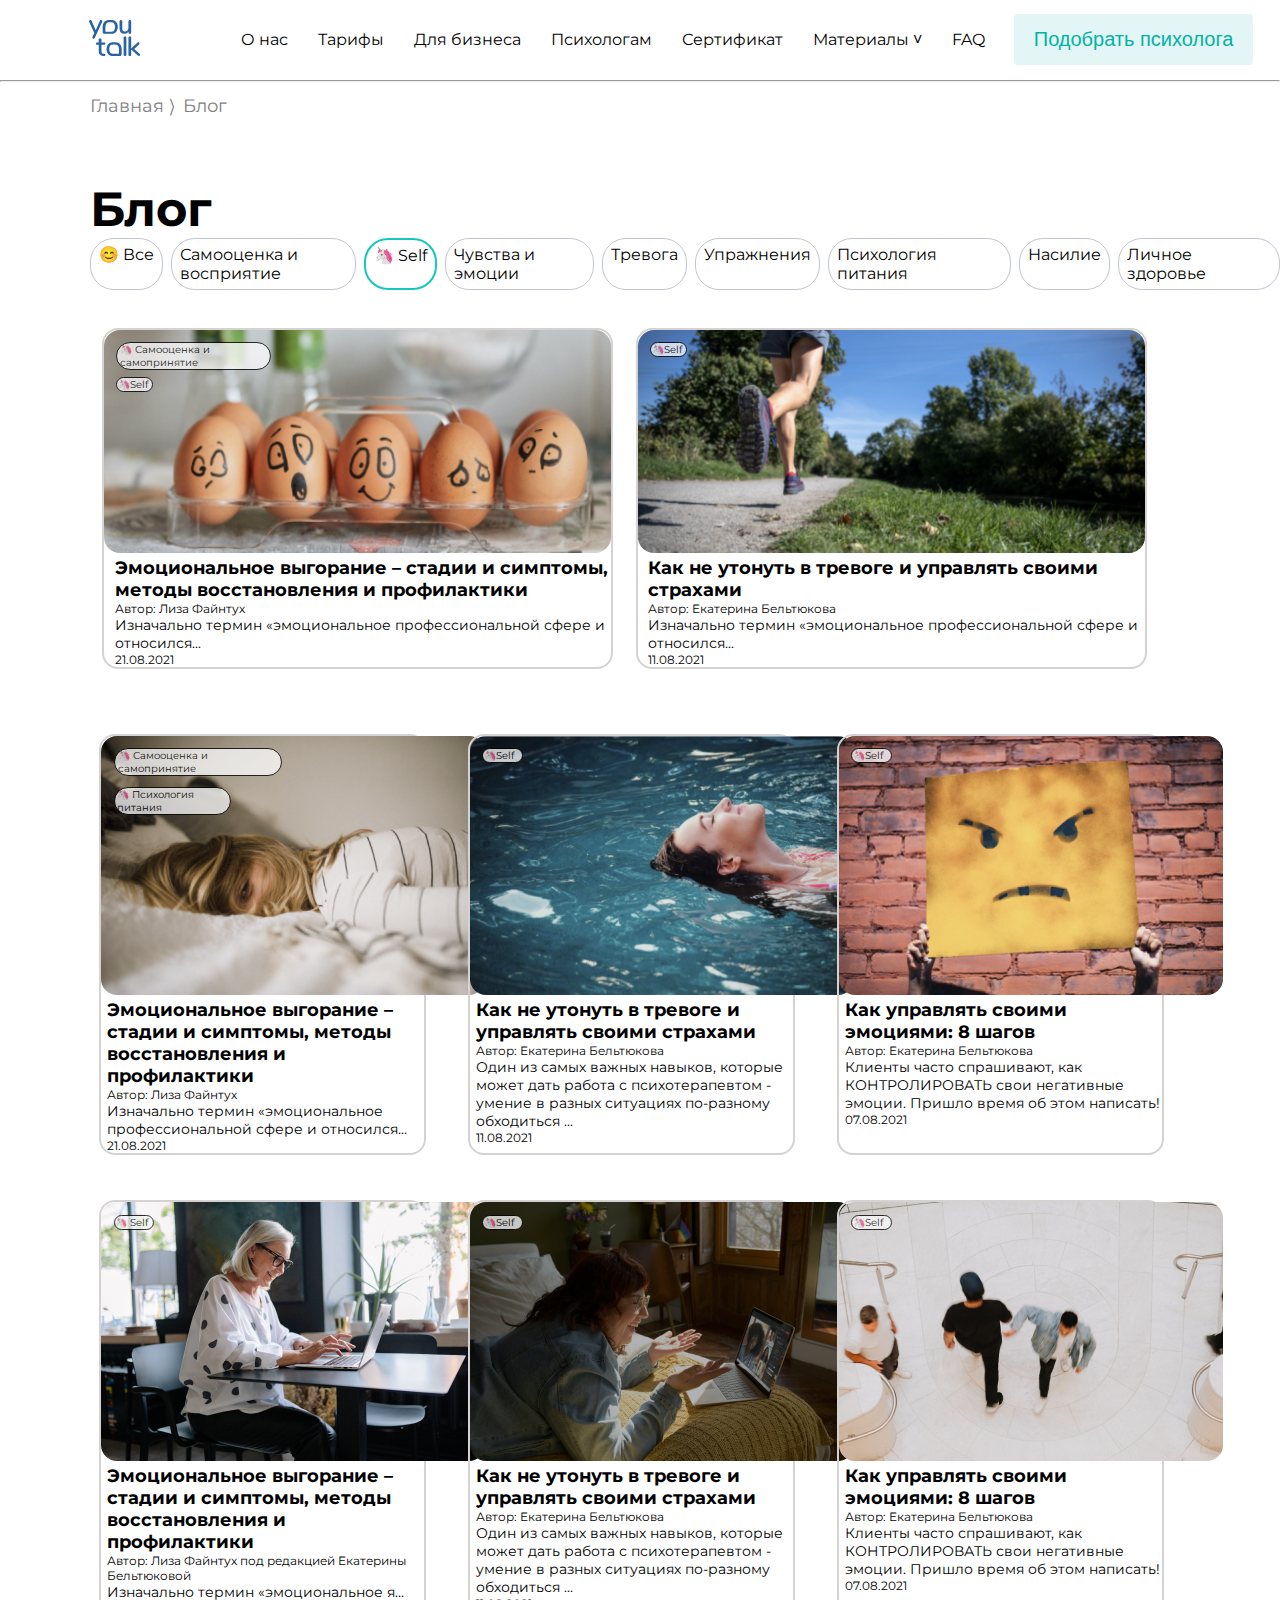
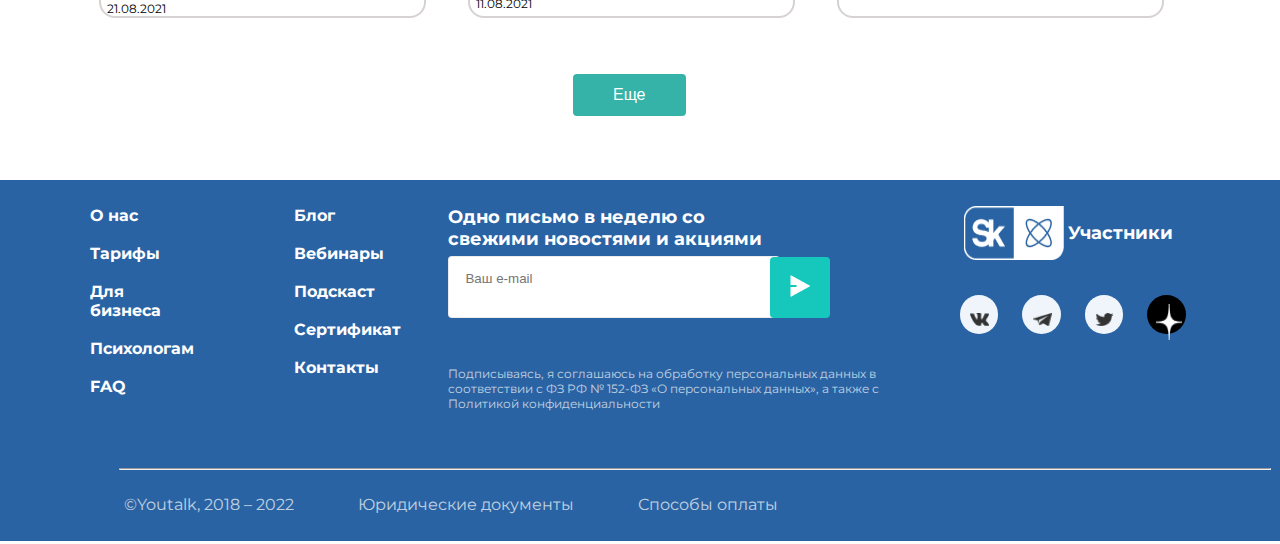
<file: index.html>
<!DOCTYPE html>
<html lang="ru">
<head>
    <meta charset="UTF-8">
    <meta name="viewport" content="width=device-width, initial-scale=1.0">
    <link rel="stylesheet" href="index.css">
    <title>Youtalk</title>
</head>
<body>

    <div class="nav">
        <img src="images/logo.svg" alt="Логотип">
        
        <div class="nav_menu">
            <a href="#">О нас</a>
            <a href="#">Тарифы</a>
            <a href="#">Для бизнеса</a>
            <a href="#">Психологам</a>
            <a href="#">Сертификат</a>
            <a href="#">Материалы &#709;</a>
            <a href="#">FAQ</a>
        </div>       

        <button>Подобрать психолога</button>    
    </div>
    <hr>

    <div class="help_menu">
        <a href="#">Главная &rang;</a>
        <a href="#">Блог</a>
    </div>

    <h1>Блог</h1>

    <div class="category">

        <a href="#">&#128522; Все</a>
        <a href="#">Самооценка и восприятие</a>
        <a href="#" id="check">&#129412; Self</a>
        <a href="#">Чувства и эмоции</a>
        <a href="#">Тревога</a>
        <a href="#">Упражнения</a>
        <a href="#">Психология питания</a>
        <a href="#">Насилие</a>
        <a href="#">Личное здоровье</a>
        
    </div>
    <section class="main">
        <div class="main__first">
            <div class="main__first_eggs change">

                <div class="self-esteem">
                    <p>&#129412; Самооценка и самопринятие</p>
                </div>

                <div class="self">
                    <p>&#129412;Self</p>
                </div>
                
                <img src="images/Rectangle.png" alt="яйца">
                <h2 style="font-size: 18px;">Эмоциональное выгорание – стадии и симптомы, методы восстановления и профилактики</h2>
                <p style="font-size: 12px;">Автор: Лиза Файнтух</p>
                <p style="font-size: 14px;">Изначально термин «эмоциональное профессиональной сфере и относился...</p>
                <p style="font-size: 12px;">21.08.2021</p>

            </div>

            <div class="main__first_run change">

                <div class="self-run">
                    <p>&#129412;Self</p>
                </div>

                <img src="images/run.png" alt="Бегущая девушка">
                <h2 style="font-size: 18px;">Как не утонуть в тревоге и управлять своими страхами</h2>
                <p style="font-size: 12px;">Автор: Екатерина Бельтюкова</p>
                <p style="font-size: 14px;">Изначально термин «эмоциональное профессиональной сфере и относился...</p>
                <p style="font-size: 12px;">11.08.2021</p>

            </div>
        </div>

        <div class="main__second">
            
            <div class="main__second our">
                <div class="self-our">
                    <p>&#129412; Самооценка и самопринятие</p>
                </div>

                <div class="self-our_two">
                    <p>&#129412; Психология питания</p>
                </div>
                <img src="images/sleep.png" alt="Заебавшаяся девушка на подушке">
                <h2 style="font-size: 18px;">Эмоциональное выгорание – стадии и симптомы, методы восстановления и профилактики</h2>
                <p style="font-size: 12px;">Автор: Лиза Файнтух</p>
                <p style="font-size: 14px;">Изначально термин «эмоциональное профессиональной сфере и относился...</p>
                <p style="font-size: 12px;">21.08.2021</p>
            </div>

            <div class="main__second our">
                <div class="self-run">
                    <p>&#129412;Self</p>
                </div>

                <img src="images/swim.png" alt="Девушка в воде">
                <h2 style="font-size: 18px;">Как не утонуть в тревоге и управлять своими страхами</h2>
                <p style="font-size: 12px;">Автор: Екатерина Бельтюкова</p>
                <p style="font-size: 14px;">Один из самых важных навыков, которые может дать работа с психотерапевтом - умение в разных ситуациях по-разному обходиться ...</p>
                <p style="font-size: 12px;">11.08.2021</p>
            </div>

            <div class="main__second our">
                <div class="self-run">
                    <p>&#129412;Self</p>
                </div>

                <img src="images/angry.png" alt="Плакат со злым ебалом">
                <h2 style="font-size: 18px;">Как управлять своими эмоциями: 8 шагов</h2>
                <p style="font-size: 12px;">Автор: Екатерина Бельтюкова</p>
                <p style="font-size: 14px;">Клиенты часто спрашивают, как КОНТРОЛИРОВАТЬ свои негативные эмоции. Пришло время об этом написать!</p>
                <p style="font-size: 12px;">07.08.2021</p>
            </div>    
        </div>

        <div class="main__third">
            
            <div class="main__third our-two">
                <div class="self-run">
                    <p>&#129412; Self</p>
                </div>
                <img src="images/babka write.png" alt="Бабушка печатает на компе">
                <h2 style="font-size: 18px;">Эмоциональное выгорание – стадии и симптомы, методы восстановления и профилактики</h2>
                <p style="font-size: 12px;">Автор: Лиза Файнтух под редакцией Екатерины Бельтюковой</p>
                <p style="font-size: 14px;">Изначально термин «эмоциональное я...</p>
                <p style="font-size: 12px;">21.08.2021</p>
            </div>

            <div class="main__third our-two">
                <div class="self-run">
                    <p>&#129412;Self</p>
                </div>

                <img src="images/talk.png" alt="Общение по скайпу">
                <h2 style="font-size: 18px;">Как не утонуть в тревоге и управлять своими страхами</h2>
                <p style="font-size: 12px;">Автор: Екатерина Бельтюкова</p>
                <p style="font-size: 14px;">Один из самых важных навыков, которые может дать работа с психотерапевтом - умение в разных ситуациях по-разному обходиться ...</p>
                <p style="font-size: 12px;">11.08.2021</p>
            </div>

            <div class="main__third our-two">
                <div class="self-run">
                    <p>&#129412;Self</p>
                </div>

                <img src="images/fight.png" alt="Мужчины в тц">
                <h2 style="font-size: 18px;">Как управлять своими эмоциями: 8 шагов</h2>
                <p style="font-size: 12px;">Автор: Екатерина Бельтюкова</p>
                <p style="font-size: 14px;">Клиенты часто спрашивают, как КОНТРОЛИРОВАТЬ свои негативные эмоции. Пришло время об этом написать!</p>
                <p style="font-size: 12px;">07.08.2021</p>
            </div>    
        </div>

        <button>Еще</button>
    </section>

    <section class="footer">
            <div class="inf">
                <a href="#">О нас</a>
                <br>
                <a href="#">Тарифы</a>
                <br>
                <a href="#">Для бизнеса</a>
                <br>
                <a href="#">Психологам</a>
                <br>
                <a href="#">FAQ</a>
            </div>
            <div class="dop-inf">
                <a href="#">Блог</a>
                <br>
                <a href="#">Вебинары</a>
                <br>
                <a href="#">Подскаст</a>
                <br>
                <a href="#">Сертификат</a>
                <br>
                <a href="#">Контакты</a>
            </div>
            <div class="feedback">
                <div class="feedback__form">
                    <p>Одно письмо в неделю со свежими новостями и акциями</p>
                    <form class="forms">
                        <input type="text" placeholder="Ваш e-mail">
                        <button><img src="images/Vector.png" alt="Отправить"></button>
                    </form>
                </div>
                <div class="feedback__text">
                    <p>Подписываясь, я соглашаюсь на обработку персональных данных в соответствии с ФЗ РФ № 152-ФЗ «О персональных данных», а также с Политикой конфиденциальности</p>
                </div>
            </div>
            <div class="group">
                <img src="images/Group.png" alt="group">
                <p>Участники</p>
            </div>
            <div class="contacts">
                <a href="#"><img src="images/vk.png" alt="вконтакте"></a> 
                <a href="#"><img src="images/tg.png" alt="телеграмм"></a> 
                <a href="#"><img src="images/twitter.png" alt="твиттер"></a> 
                <a href="#" id="dzen"><img id="dzen_2" src="images/dzen.png" alt="дзен"></a>
            </div>
            
           <div class="down_hr">
                <hr>
           </div>

            <div class="down">
                <a href="#">&copy;Youtalk, 2018 – 2022</a>
                <a href="#">Юридические документы</a>
                <a href="#">Способы оплаты</a>
            </div>
    </section>

</body>
</html>
</file>
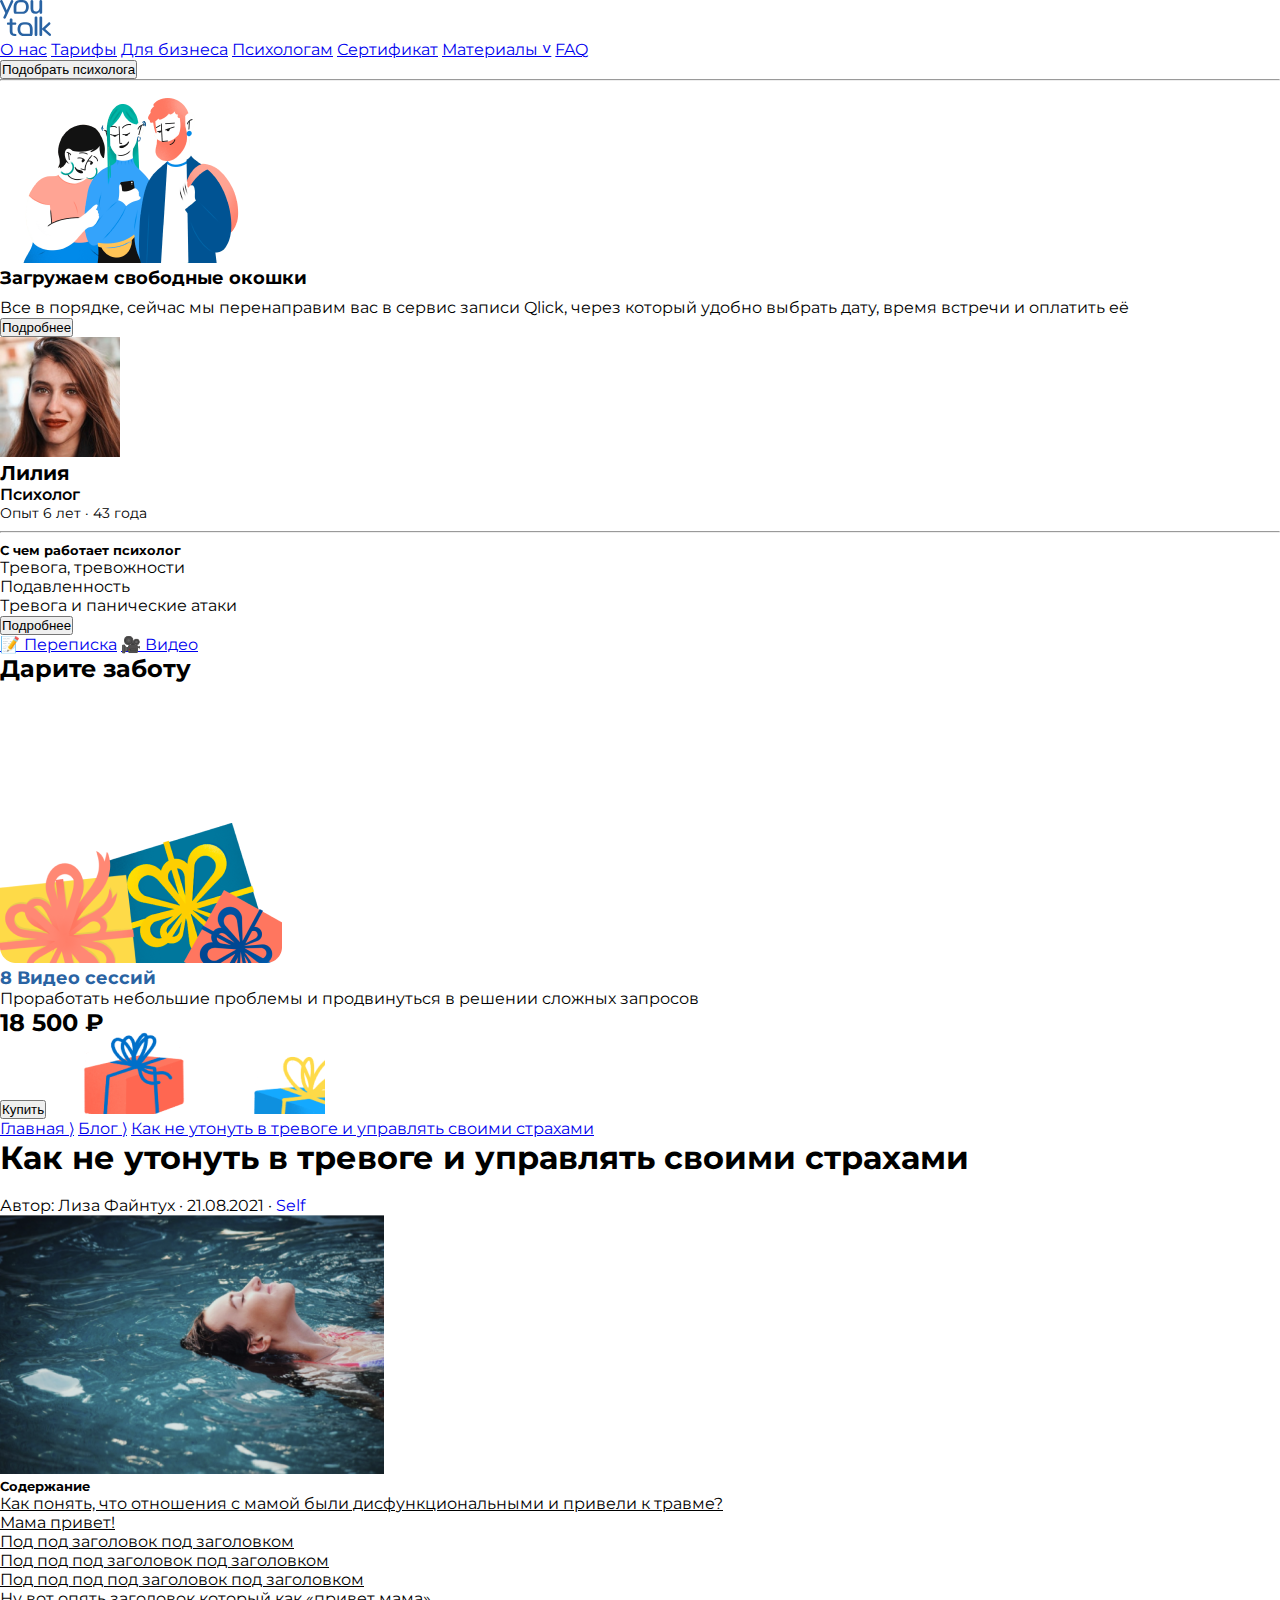
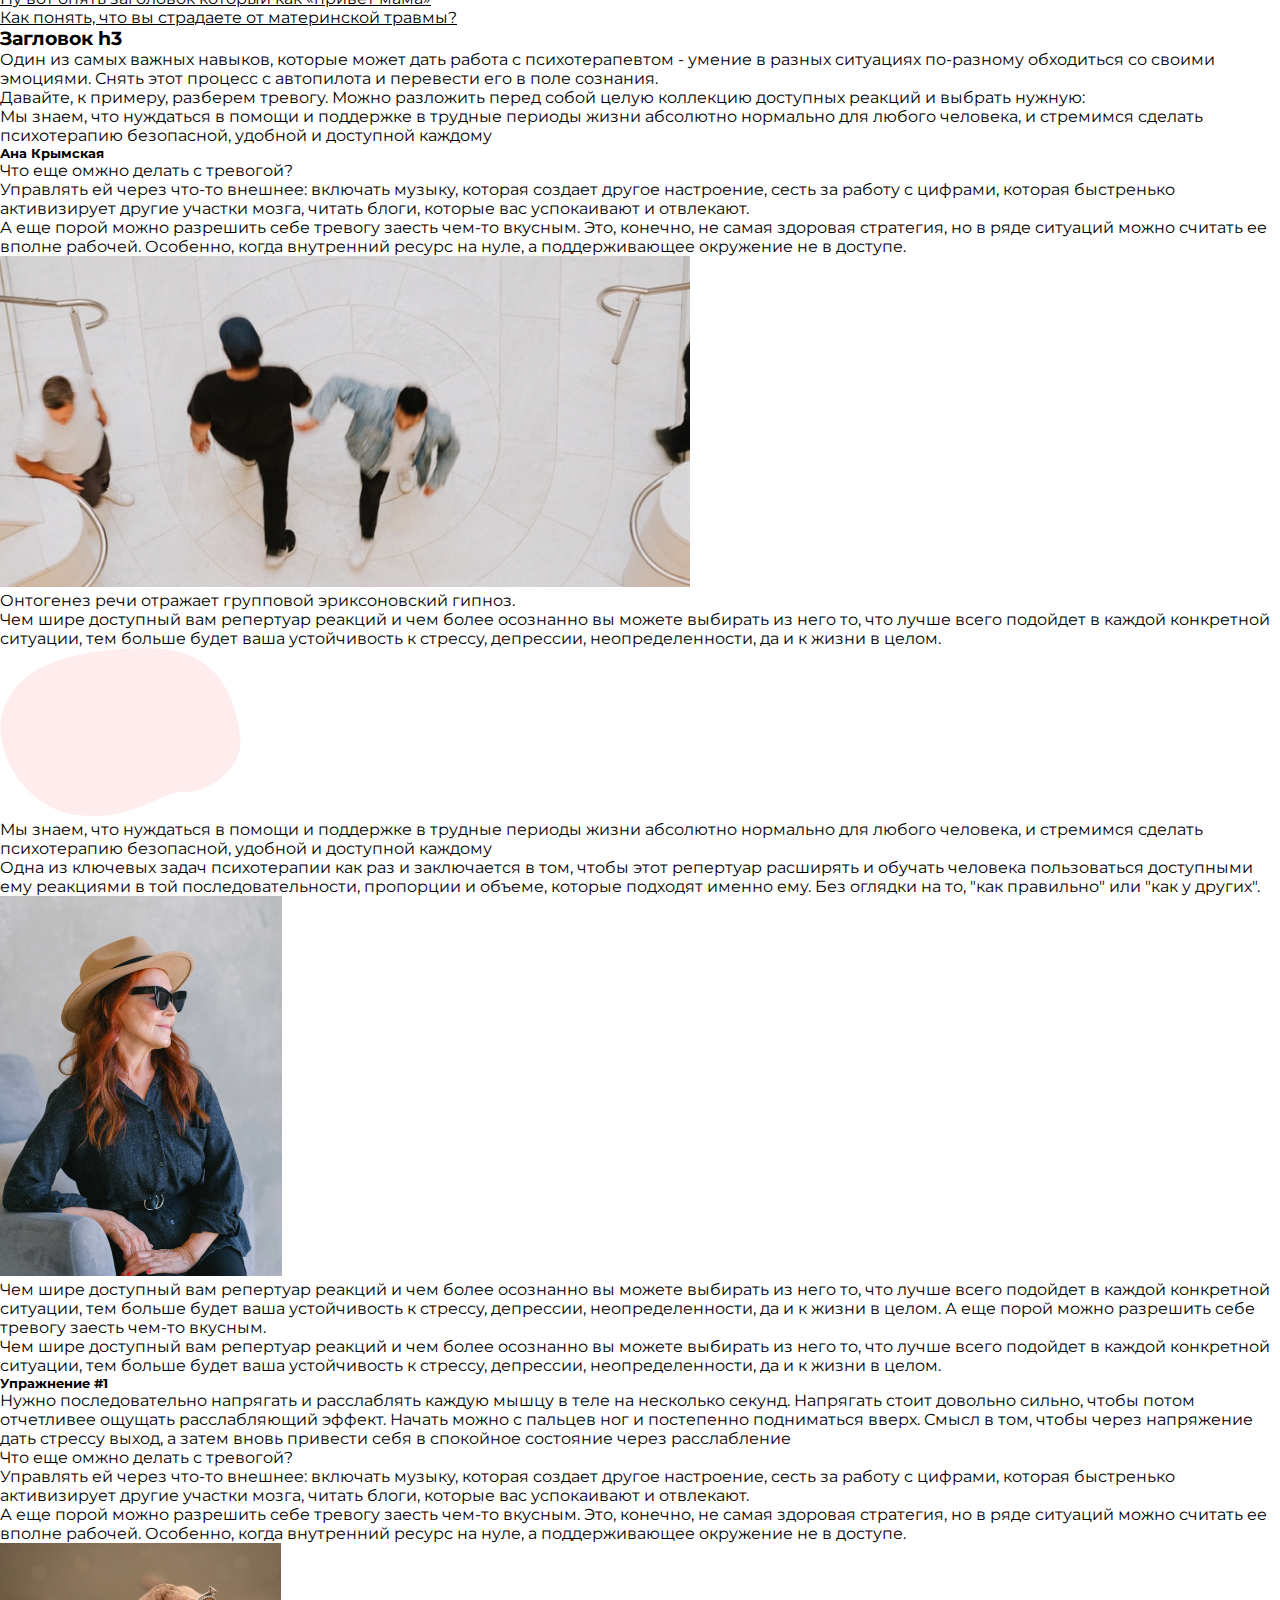
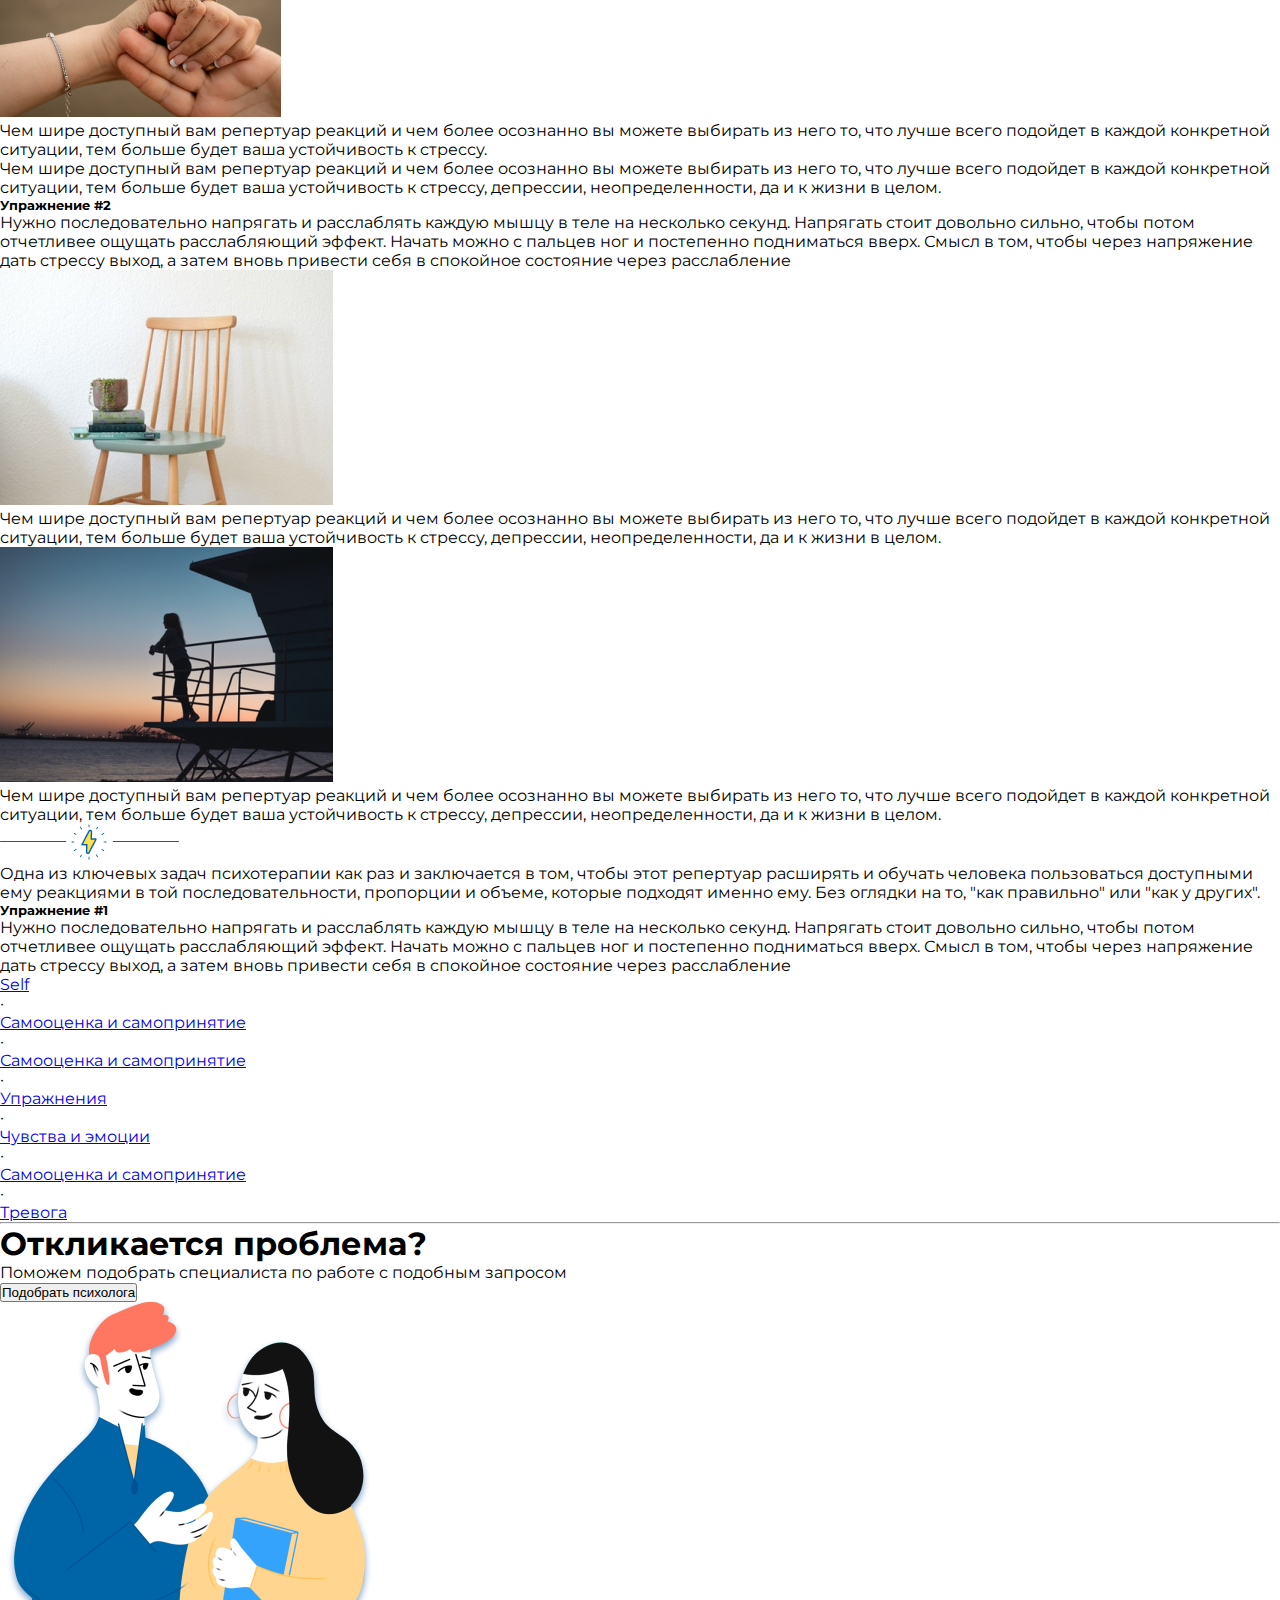
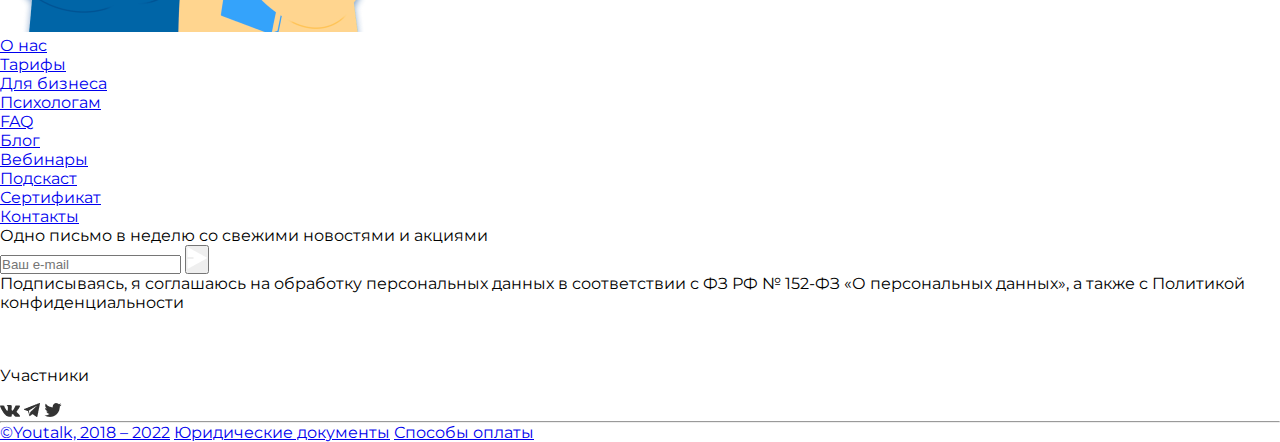
<file: article.html>
<!DOCTYPE html>
<html lang="en">
<head>
    <meta charset="UTF-8">
    <meta name="viewport" content="width=device-width, initial-scale=1.0">
    <link rel="stylesheet" href="article.css">
    <title>Статья</title>
</head>
<body>
    
    <div class="nav">
        <img src="images/logo.svg" alt="Логотип">
        
        <div class="nav_menu">
            <a href="#">О нас</a>
            <a href="#">Тарифы</a>
            <a href="#">Для бизнеса</a>
            <a href="#">Психологам</a>
            <a href="#">Сертификат</a>
            <a href="#">Материалы &#709;</a>
            <a href="#">FAQ</a>
        </div>       

        <button>Подобрать психолога</button>    
    </div>
    <hr>


    <section class="aside">
        <div class="zapis">
            <img src="images/people.png" alt="Люди">
            <p style="font-size: 18px; font-weight: 700; margin-bottom: 1vh;">Загружаем свободные окошки</p>
            <p>Все в порядке, сейчас мы перенаправим вас в сервис записи Qlick, через который удобно выбрать дату, время встречи и оплатить её</p>
            <button>Подробнее</button>
        </div>

        <div class="profil">
            <img src="images/avatar.png" alt="девушка">
            <p style="font-weight: 700; font-size: 20px;">Лилия</p>
            <p style="font-weight: 600; font-size: 16px;">Психолог</p>
            <p style="font-size: 14px;">Опыт 6 лет · 43 года</p>
            <hr style="margin-top: 1vh; margin-bottom: 1vh;">
            <h5>С чем работает психолог</h5>
            <ul>
               <li><span>Тревога, тревожности</span></li>
               <li><span>Подавленность</span></li>
               <li><span>Тревога и панические атаки</span></li>
           </ul>
            <button>Подробнее</button>

            <div class="profil__write">
                <a href="#">&#128221; Переписка</a>
                <a href="#">&#127909; Видео</a>
            </div>
        </div>

        <div class="gifts">
            <h2>Дарите заботу</h2>
            <img src="images/present.png" alt="подарки">
        </div>

        <div class="offer">
            <h4 style="color: #2963A3; font-size: 18px; font-weight: 700;">8 Видео сессий</h4>
            <p>Проработать небольшие проблемы и продвинуться в решении сложных запросов</p>
            <p style="font-size: 24px; font-weight: 700;">18 500 ₽</p>
            <button>Купить</button>

            <img src="images/gift1.png" alt="подарок" style="z-index: 1; margin-left: 2vw; margin-top: -1vh">
            <img src="images/gift2.png" alt="подарок" style="z-index: 2; margin-left: 3.5vw; margin-top: 0.5vh;">

        </div>
    </section>


    <div class="help_menu">
        <a href="#">Главная &rang;</a>
        <a href="#">Блог &rang;</a>
        <a href="#">Как не утонуть в тревоге и управлять своими страхами</a>
    </div>

    <h1>Как не утонуть в тревоге и управлять своими страхами</h1>
    <br>
    <div class="author">Автор: Лиза Файнтух · 21.08.2021 · <a href="#" style="text-decoration: none;">Self</a> </div>

    <div class="image">
        <img src="images/swim.png" alt="Девушка в воде">
    </div>
        

    <section class="content">
        <h5>Содержание</h5>
        <ul>
            <li class="color_li"><span><u>Как понять, что отношения с мамой были дисфункциональными и привели к травме?</u></span></li>
            <li class="color_li"><span><u>Мама привет!</u></span>
                <ul>
                    <li class="under_li one"><u>Под под заголовок под заголовком</u>
                        <ul>
                            <li class="under_li two"><u>Под под под заголовок под заголовком</u>
                                <ul>
                                    <li class="under_li three"><u>Под под под под заголовок под заголовком</u></li>
                                </ul>
                            </li>
                        </ul>
                    </li>
                </ul>    
            </li>

            <li class="color_li"><span><u>Ну вот опять заголовок который как «привет мама»</u></span></li>
            <li class="color_li"><span><u>Как понять, что вы страдаете от материнской травмы?</u></span></li>
        </ul>
        
    </section>

    <section class="zagolovok">
        <h3>Загловок h3</h3>
        <div class="zagolovok__first">
            
            <p>Один из самых важных навыков, которые может дать работа с психотерапевтом - умение в разных ситуациях по-разному обходиться со своими эмоциями. Снять этот процесс с автопилота и перевести его в поле сознания.</p>
            <p>Давайте, к примеру, разберем тревогу. Можно разложить перед собой целую коллекцию доступных реакций и выбрать нужную:</p>
        </div>

        <div class="zagolovok__second">
            <p>Мы знаем, что нуждаться в помощи и поддержке в трудные периоды жизни абсолютно нормально для любого человека, и стремимся сделать психотерапию безопасной, удобной и доступной каждому</p>

            <h5>Ана Крымская</h5>
        </div>
    </section>

    <section class="trevoga">
        <div class="trevoga__div">
            <p>Что еще омжно делать с тревогой?</p>
            <ul>
                <li><span>Управлять ей через что-то внешнее: включать музыку, которая создает другое настроение, сесть за работу с цифрами, которая быстренько активизирует другие участки мозга, читать блоги, которые вас успокаивают и отвлекают.</span></li>
                <li><span>А еще порой можно разрешить себе тревогу заесть чем-то вкусным. Это, конечно, не самая здоровая стратегия, но в ряде ситуаций можно считать ее вполне рабочей. Особенно, когда внутренний ресурс на нуле, а поддерживающее окружение не в доступе.</span></li>
            </ul>
        </div>

        <div class="trevoga__img">
            <img src="images/men.png" alt="Мужчины">
            <p>Онтогенез речи отражает групповой эриксоновский гипноз.</p>
        </div>

        <div class="trevoga__repertuar">
            <p>Чем шире доступный вам репертуар реакций и чем более осознанно вы можете выбирать из него то, что лучше всего подойдет в каждой конкретной ситуации, тем больше будет ваша устойчивость к стрессу, депрессии, неопределенности, да и к жизни в целом.</p>
        </div>

        <div class="trevoga__need">
            <img src="images/circle.png" alt="Круг">
            <p>Мы знаем, что нуждаться в помощи и поддержке в трудные периоды жизни абсолютно нормально для любого человека, и стремимся сделать психотерапию безопасной, удобной и доступной каждому</p>
        </div>
        <div class="trevoga__task">
            <p>Одна из ключевых задач психотерапии как раз и заключается в том, чтобы этот репертуар расширять и обучать человека пользоваться доступными ему реакциями в той последовательности, пропорции и объеме, которые подходят именно ему. Без оглядки на то, "как правильно" или "как у других".</p>
        </div>

        <div class="trevoga__ImageRepertuar">
            <img src="images/woman.png" alt="Женщина">
            <p>Чем шире доступный вам репертуар реакций и чем более осознанно вы можете выбирать из него то, что лучше всего подойдет в каждой конкретной ситуации, тем больше будет ваша устойчивость к стрессу, депрессии, неопределенности, да и к жизни в целом. А еще порой можно разрешить себе тревогу заесть чем-то вкусным.</p>
        </div>

        <div class="trevoga__repertuar2">
            <p>Чем шире доступный вам репертуар реакций и чем более осознанно вы можете выбирать из него то, что лучше всего подойдет в каждой конкретной ситуации, тем больше будет ваша устойчивость к стрессу, депрессии, неопределенности, да и к жизни в целом.</p>
        </div>

        <div class="trevoga__exercise">
            <h5>Упражнение #1</h5>
            <p>Нужно последовательно напрягать и расслаблять каждую мышцу в теле на несколько секунд. Напрягать стоит довольно сильно, чтобы потом отчетливее ощущать расслабляющий эффект. Начать можно с пальцев ног и постепенно подниматься вверх. Смысл в том, чтобы через напряжение дать стрессу выход, а затем вновь привести себя в спокойное состояние через расслабление</p>
        </div>
    </section>

    <section class="trevoga_2">
        <div class="trevoga__div">
            <p>Что еще омжно делать с тревогой?</p>
            <ul>
                <li><span>Управлять ей через что-то внешнее: включать музыку, которая создает другое настроение, сесть за работу с цифрами, которая быстренько активизирует другие участки мозга, читать блоги, которые вас успокаивают и отвлекают.</span></li>
                <li><span>А еще порой можно разрешить себе тревогу заесть чем-то вкусным. Это, конечно, не самая здоровая стратегия, но в ряде ситуаций можно считать ее вполне рабочей. Особенно, когда внутренний ресурс на нуле, а поддерживающее окружение не в доступе.</span></li>
            </ul>
        </div>

        <div class="trevoga__ImageRepertuar">
            <img src="images/hand.png" alt="руки">
            <p>Чем шире доступный вам репертуар реакций и чем более осознанно вы можете выбирать из него то, что лучше всего подойдет в каждой конкретной ситуации, тем больше будет ваша устойчивость к стрессу.</p>
        </div>

        <div class="trevoga__repertuar">
            <p>Чем шире доступный вам репертуар реакций и чем более осознанно вы можете выбирать из него то, что лучше всего подойдет в каждой конкретной ситуации, тем больше будет ваша устойчивость к стрессу, депрессии, неопределенности, да и к жизни в целом.</p>
        </div>

        <div class="trevoga_2__exercise2">
            <h5>Упражнение #2</h5>
            <p>Нужно последовательно напрягать и расслаблять каждую мышцу в теле на несколько секунд. Напрягать стоит довольно сильно, чтобы потом отчетливее ощущать расслабляющий эффект. Начать можно с пальцев ног и постепенно подниматься вверх. Смысл в том, чтобы через напряжение дать стрессу выход, а затем вновь привести себя в спокойное состояние через расслабление</p>
        </div>

        <div class="trevoga_2__image">
            <div class="image1">
                <img src="images/chair.png" alt="стул">
                <p>Чем шире доступный вам репертуар реакций и чем более осознанно вы можете выбирать из него то, что лучше всего подойдет в каждой конкретной ситуации, тем больше будет ваша устойчивость к стрессу, депрессии, неопределенности, да и к жизни в целом.</p>
            </div>
            <div class="image2">
                <img src="images/sunset.png" alt="Закат девушка стоять">
                <p>Чем шире доступный вам репертуар реакций и чем более осознанно вы можете выбирать из него то, что лучше всего подойдет в каждой конкретной ситуации, тем больше будет ваша устойчивость к стрессу, депрессии, неопределенности, да и к жизни в целом.</p>
            </div>
        </div>

        <div class="trevoga_2__flash">
            <img src="images/flash.png" alt="Молния">
        </div>

        <div class="trevoga_2__task">
            <p>Одна из ключевых задач психотерапии как раз и заключается в том, чтобы этот репертуар расширять и обучать человека пользоваться доступными ему реакциями в той последовательности, пропорции и объеме, которые подходят именно ему. Без оглядки на то, "как правильно" или "как у других".</p>
        </div>

        <div class="trevoga_2__exercise">
            <h5>Упражнение #1</h5>
            <p>Нужно последовательно напрягать и расслаблять каждую мышцу в теле на несколько секунд. Напрягать стоит довольно сильно, чтобы потом отчетливее ощущать расслабляющий эффект. Начать можно с пальцев ног и постепенно подниматься вверх. Смысл в том, чтобы через напряжение дать стрессу выход, а затем вновь привести себя в спокойное состояние через расслабление</p>
        </div>

        <div class="trevoga_2__menu">
            <a href="#">Self</a>
            <p>·</p>
            <a href="#">Самооценка и самопринятие</a>
            <p>·</p>
            <a href="#">Самооценка и самопринятие</a>
            <p>·</p>
            <a href="#">Упражнения</a>
            <p>·</p>
            <a href="#">Чувства и эмоции</a>
            <p>·</p>
            <a href="#">Самооценка и самопринятие</a>
            <p>·</p>
            <a href="#">Тревога</a>
        </div>
    </section>

    <section class="error">
        <hr>
        <div class="error__trabl">
            <h1>Откликается проблема?</h1>
            <p>Поможем подобрать специалиста по работе с подобным запросом</p>
            <button>Подобрать психолога</button>
        </div>

        <div class="error__image">
            <img src="images/error.png" alt="Мужчина и женщина мультяшные">
        </div>
    </section>

    <section class="footer">
        <div class="inf">
            <a href="#">О нас</a>
            <br>
            <a href="#">Тарифы</a>
            <br>
            <a href="#">Для бизнеса</a>
            <br>
            <a href="#">Психологам</a>
            <br>
            <a href="#">FAQ</a>
        </div>
        <div class="dop-inf">
            <a href="#">Блог</a>
            <br>
            <a href="#">Вебинары</a>
            <br>
            <a href="#">Подскаст</a>
            <br>
            <a href="#">Сертификат</a>
            <br>
            <a href="#">Контакты</a>
        </div>
        <div class="feedback">
            <div class="feedback__form">
                <p>Одно письмо в неделю со свежими новостями и акциями</p>
                <form class="forms">
                    <input type="text" placeholder="Ваш e-mail">
                    <button><img src="images/Vector.png" alt="Отправить"></button>
                </form>
            </div>
            <div class="feedback__text">
                <p>Подписываясь, я соглашаюсь на обработку персональных данных в соответствии с ФЗ РФ № 152-ФЗ «О персональных данных», а также с Политикой конфиденциальности</p>
            </div>
        </div>
        <div class="group">
            <img src="images/Group.png" alt="group">
            <p>Участники</p>
        </div>
        <div class="contacts">
            <a href="#"><img src="images/vk.png" alt="вконтакте"></a> 
            <a href="#"><img src="images/tg.png" alt="телеграмм"></a> 
            <a href="#"><img src="images/twitter.png" alt="твиттер"></a> 
            <a href="#" id="dzen"><img id="dzen_2" src="images/dzen.png" alt="дзен"></a>
        </div>
        
       <div class="down_hr">
            <hr>
       </div>

        <div class="down">
            <a href="#">&copy;Youtalk, 2018 – 2022</a>
            <a href="#">Юридические документы</a>
            <a href="#">Способы оплаты</a>
        </div>
</section>
</body>
</html>
</file>
<file: index.css>
@import url('https://fonts.googleapis.com/css2?family=Montserrat:ital,wght@0,100..900;1,100..900&display=swap');

* {
    margin: 0;
    padding: 0;
}

body {
    margin: 0;
    font-family: Montserrat, sans-serif;
}
@media screen and (min-width: 300px){
    .nav {
    display: inline-block;
    overflow: hidden;
    width: 99%;
    text-align: center;
    height: 76px;
}

.nav img {
    float: left;
    margin-top: 20px;
    margin-left: 7%;
}

.nav button {
    border: none;
    border-radius: 4px;
    background: #E3F5F5;
    margin-left: 80%;
    display: flex;
    margin-top: 14px;
    font-size: 20px;
    padding: 14px 20px;
    color: #03B2A5;
    cursor: pointer;
}

.nav_menu {
    display: inline-flex;
    margin-top: 30px;
    gap: 30px;
    margin-left: 8%;
    float: left;
}

.nav_menu a {
    text-decoration: none;
    color: black;
    font-size: 16px;
    
}

.help_menu {
    display: inline-flex;
    margin-top: 1%;
    margin-left: 7%;
    gap: 8px;
    font-size: 18px;
    height: 18px;
}

.help_menu a {
    text-decoration: none;
    color: grey;
}

h1 {
    margin-top: 5%;
    margin-left: 7%;
    font-size: 48px;
}

.category {
    display: grid;
    margin-left: 7%;
    gap: 8px;
    width: auto;
    column-width: auto;
    grid-template-columns: auto;
    grid-template-rows: auto;
}

.category a {
    display: inline-flex;
    text-decoration: none;
    color: black;
    grid-column: auto;
    grid-row: 1;
    border: 1px solid #C1C5CD;
    border-radius: 24px;
    padding: 6px 8px;
    gap: 4px;
}

#check {
    border: 2px solid #16C8BB;
}

.main {
    display: inline-block;
    margin-left: 10%;
    margin-top: 3%;
    width: 88%;
}

.main__first {
    display: flex;
    gap: 2%;
    position: absolute;
    margin-left: -2%;
}


.change {
    height: auto;
    display: block;
    border-radius: 16px;
    border: 2px solid rgb(214, 210, 210);
    width: 43%;
}

.change img {
    border-radius: 16px;
    width: 100%;
}

.change p,
.change h2 {
    margin-left: 2%;
}

.self {
    display: inline-flex;
    border-radius: 24px;
    border: 1px solid;
    width: 3%;
    background: #fafafbf4;
    color: black;
    font-size: 10px;
    z-index: 6;
    position: absolute;
    margin-top: 4%;
    margin-left: 1%;
    opacity: 0.8;
}

.self-esteem {
    display: inline-flex;
    border-radius: 24px;
    border: 1px solid;
    width: 13%;
    height: auto;
    justify-content: baseline;
    background: #fafafbf4;
    color: black;
    font-size: 10px;
    z-index: 6;
    position: absolute;
    margin-top: 1%;
    margin-left: 1%;
    opacity: 0.8;
}

.self-run {
    display: inline-flex;
    border-radius: 24px;
    border: 1px solid;
    width: 3%;
    background: #fafafbf4;
    color: black;
    font-size: 10px;
    z-index: 6;
    position: absolute;
    margin-top: 1%;
    margin-left: 1%;
    opacity: 0.8;
}

.main__second {
    display: inline-flex;
    width: 100%;
    gap: 5%;
    margin-top: 18%;
    margin-left: -1.3%;
}

.our {
    display: inline-block;
    border-radius: 16px;
    border: 2px solid rgb(214, 210, 210);
    width: 28.7%;
}

.our img {
    border-radius: 16px;
}

.our p,
.our h2 {
    margin-left: 2%;
}

.self-our {
    display: inline-flex;
    border-radius: 24px;
    border: 1px solid;
    width: 13%;
    background: #fafafbf4;
    color: black;
    font-size: 10px;
    z-index: 6;
    position: absolute;
    margin-top: 1%;
    margin-left: 1%;
    opacity: 0.8;
}

.self-our_two {
    display: inline-flex;
    border-radius: 24px;
    border: 1px solid;
    width: 9%;
    background: #fafafbf4;
    color: black;
    font-size: 10px;
    z-index: 6;
    position: absolute;
    margin-top: 4%;
    margin-left: 1%;
    opacity: 0.8;
}

.main__third {
    display: inline-flex;
    width: 100%;
    gap: 5%;
    margin-top: 2%;
    margin-left: -1.3%;
}

.our-two {
    display: inline-block;
    border-radius: 16px;
    border: 2px solid rgb(214, 210, 210);
    width: 28.7%;
}

.our-two img {
    border-radius: 16px;
}
.our-two p,
.our-two h2 {
    margin-left: 2%;
}

.main button {
    display: block;
    background: #35B3A9;
    border-radius: 4px;
    margin-top: 5%;
    margin-left: 39.5%;
    padding: 12px 16px;
    gap: 8px;
    font-size: 16px;
    border: none;
    color: #FFFFFF;
    width: 10%;
    text-align: center;
    cursor: pointer;
}

.footer {
    display: flex;
    background: #2963A3;
    margin-top: 5%;
    width: 100%;
}

.inf {
    display: block;
    width: 8%;
    margin-left: 7%;
    font-size: 16px;
    margin-top: 2%;
}

.inf a {
    text-decoration: none;
    color: #FFFFFF;
    display: flex;
    font-weight: 700;
}

.dop-inf {
    display: block;
    width: 7%;
    margin-left: 8%;
    font-size: 16px;
    margin-top: 2%;
}

.dop-inf a {
    text-decoration: none;
    color: #FFFFFF;
    display: flex;
    font-weight: 700;
}

.feedback {
    display: block;
    margin-left: 5%;
    width: 37.3%;
    margin-top: 2%;
    height: 25vh;
}
.feedback__form {
    display: inline-block;
    color: white;
    font-size: 18px;
    font-weight: 700;
    width: 70%;
    height: 70%;
}

.forms {
    font-size: 14px;
    color: #9D9D9D;
    background: white;
    border-radius: 4px;
    border: 1px solid #9D9D9D33;
    width: 98.9%;
    height: 37.7%;
    margin-top: 2%;
}

.forms button {
    background: #16C8BB;
    border-radius: 4px;
    padding: 14px 20px;
    gap: 10px;
    margin-left: 10%;
    margin-top: auto;
    border: none;
    cursor: pointer;
    position: absolute;
    height: 6.7%;
}

.forms input {
    border: none;
    margin-left: 5%;
    margin-top: 4%;
}

.feedback__text {
    display: inline-flex;
    opacity: 70%;
    font-size: 12px;
    color: #FFFFFF;
}

.group {
    display: flex;
    font-size: 18px;
    height: 2%;
    color: #FFFFFF;
    margin-top: 2%;
    margin-left: 3%;
}

.group p {
    float: center;
    margin: 8% 2% ;
    font-weight: 700;
}

.contacts {
    position: absolute;
    display: inline-flex;
    height: 4vh;
    margin-top: 9%;
    margin-left: 75vw;
    gap: 24px;
    justify-content: center;
}

.contacts a {
    display: flex;
    background: #EFF5FB;
    border-radius: 60px;
    border: none;
    width: 3vw;
    height: 3vw;
    position: relative;
}

.contacts img {
    position: absolute;
    width: 1.5vw;
    height: 1vw;
    margin-left: 0.8vw;
    margin-top: 2vh;
}

.contacts #dzen {
    background: black;
}

.contacts #dzen_2 {
    width: 2vw;
    height: 4vh;
    margin-top: 1vh;
    margin-left: 1vh;
}

.down_hr {
    display: inline-block;
    width: 90%;
    height: 1px;
    margin-top: 32vh;
    margin-left: -82%;  
}

.down_hr hr {
    color: #9D9D9D;
    opacity: 0,3;
}

.down {
    display: inline-block;
    margin-top: 35vh;
    margin-left: -92%;
    margin-bottom: 3vh;
}

.down a {
    text-decoration: none;
    color: #FFFFFF;
    opacity: 70%;
    padding: 30px;
}
}
</file>
<file: article.css>
@import url('https://fonts.googleapis.com/css2?family=Montserrat:ital,wght@0,100..900;1,100..900&display=swap');

* {
    margin: 0;
    padding: 0;
}

body {
    margin: 0;
    font-family: Montserrat, sans-serif;
}
@media screen and (min-width: 1300px){
    .nav {
    display: inline-block;
    overflow: hidden;
    width: 99%;
    text-align: center;
    height: 76px;
}

.nav img {
    float: left;
    margin-top: 20px;
    margin-left: 7%;
}

.nav button {
    border: none;
    border-radius: 4px;
    background: #E3F5F5;
    margin-left: 80%;
    display: flex;
    margin-top: 14px;
    font-size: 20px;
    padding: 14px 20px;
    color: #03B2A5;
    cursor: pointer;
}

.nav_menu {
    display: inline-flex;
    margin-top: 30px;
    gap: 30px;
    margin-left: 8%;
    float: left;
}

.nav_menu a {
    text-decoration: none;
    color: black;
    font-size: 16px;
    
}

.help_menu {
    display: inline-flex;
    margin-top: 1%;
    margin-left: 7%;
    gap: 8px;
    font-size: 18px;
    height: 18px;
}

.help_menu a {
    text-decoration: none;
    color: grey;
    font-size: 12px;
}

.aside {
    display: block;
    width: 15vw;
    margin-left: 70vw;
    margin-top: 10vh;
    position: absolute;
}

.zapis {
    text-align: center;
    border: none;
    border-radius: 16px;
    background: #E6F0FD;
}

.zapis p {
    margin-top: 1vh;
    width: 10vw;
    margin: 0 auto;
}

.zapis button {
    color: #ffffff;
    padding: 12px 16px;
    border: none;
    border-radius: 4px;
    background:  #35B3A9;
    margin-top: 2vh;
    width: 12vw;
    margin-bottom: 2vh;
    cursor: pointer;
}

.profil {
    text-align: center;
    border: 1px solid #DEDEDE;
    border-radius: 16px;
    background: #FFFFFF;
    padding: 24px;
    margin-top: 5vh;
}

.profil img {
    border-radius: 90px;
}

.profil p {
    margin-top: 1vh;
}

.profil li {
    color: rgb(42, 204, 137);

}

.profil ul {
    text-align: left;
}

.profil h5 {
    text-align: left;
    margin-bottom: 1vh;
}

.profil button {
    border: none;
    border-radius: 4px;
    background: #35B3A9;
    color: #ffffff;
    padding: 14px 16px;
    margin-top: 1vh;
    width: 10vw;
    cursor: pointer;
}

.profil__write{
    display: flex;
    position: absolute;
    flex-wrap: wrap;
    width: 7vw;
    margin-top: -43vh;
    margin-left: -0.7vw;
}

.profil__write a{
    padding: 0 6px;
    border: none;
    border-radius: 6px;
    background: #F3F4F8;
    text-decoration: none;
    color: black;
    margin-top: 1vh;
}

.gifts {
    margin-top: 5vh;
    border: none;
    border-radius: 16px;
    background: #2963A3;
    text-align: center;
    color: #ffffff;
}

.gifts h2 {
    position: absolute;
    margin-top: 4vh;
    margin-left: 1vw;
    font-weight: 700;
    font-size: 32px;

}

.offer {
    margin-top: 5vh;
    border: 1px solid #DEDEDE;
    border-radius: 24px; 
    padding: 16px;
    overflow: hidden;
}

.offer p {
    margin-top: 1vh;
    font-size: 14px;
    color: #011632;
}

.offer button {
    margin-top: 2vh;
    border: none;
    border-radius: 4px;
    background: #35B3A9;
    color: #ffffff;
    padding: 12px 16px;
    width: 6vw;
    cursor: pointer;
}

.offer img {
    float: right;
    position: absolute;
}

h1 {
    margin-top: 10vh;
    margin-left: 7vw;
    font-size: 48px;
    width: 50%;
}

.author {
    font-size: 13px;
    margin-left: 7vw;
}

.image {
    display: block;
    margin-left: 7vw;
    margin-top: 2vh;
    width: 36vw;
}

.image img {
    width: 36vw;
    height: 35vh;
}

.content {
    display: inline-block;
    margin-left: 7vw;
    font-size: 16px;
    margin-top: 2vh;
}

.content .color_li {
    color: rgb(42, 204, 137);
    margin-top: 16px;

}

span {
    color: black;
}

.content .under_li {
    list-style: none;
    color: black;
    margin-top: 16px;
}

.content .one {
    margin-left: 1vw;
}

.content .two {
    margin-left: 2vw;
}

.content .three {
    margin-left: 3vw;
}

.zagolovok {
    display: block;
    font-size: 16px;
    margin-left: 7vw;
    margin-top: 2vh;
    width: 36vw;
}

.zagolovok__first {
    gap: 16px;
}

.zagolovok__first p{
    margin-top: 16px;
}

.zagolovok__second {
    display: block;
    background: #F3F7FE;
    border-radius: 16px;
    border: none;
    padding: 24px;
    margin-top: 3vh;
    text-align: left;
}

.zagolovok__second h5 {
    margin-top: 1vh;
}

.trevoga {
    display: block;
    width: 36vw;
    margin-left: 7vw;
    margin-top: 2vh;
    gap: 16px;
    font-size: 16px;
    color: #333333;
    font-weight: 500;
}

.trevoga__div {
    width: 36vw;
    height: 10%;
}

.trevoga__div p {
    font-weight: 700; 
    font-size: 24px;
}

.trevoga__div li {
    color: rgb(42, 204, 137);
    margin-top: 16px;
}

.trevoga__img {
    margin-top: 3vh;
}

.trevoga_img p {
    font-size: 14px;
    color: #868686;
    margin-top: 1vh;
}

.trevoga__repertuar {
    font-size: 16px;
    display: block;
    width: 36vw;
    margin-top: 3vh;
    
}

.trevoga__need {
    display: block;
    margin-top: 5vh;
    text-align: center;
    width: 25vw;
    margin-left: 2vw;
}

.trevoga__need img{
    float: center;
    position: relative;
    z-index: 1;
}

.trevoga__need p{
    z-index: 2;
    position: absolute;
    width: 30vw;
    margin-top: -13vh;
    font-weight: 400;
}

.trevoga__task {
    margin-top: 5vh;
}

.trevoga__ImageRepertuar {
    display: grid;
    grid-template-columns: 5vh, 10vh;
    grid-template-rows: auto;
    gap: 24px;
    margin-top: 5vh;
}

.trevoga__ImageRepertuar img{
    grid-column: 1;
    grid-row: 1;
}

.trevoga__ImageRepertuar p{
    grid-column: 2;
    grid-row: 1;
}

.trevoga__repertuar2 {
    margin-top: 5vh;
}

.trevoga__exercise {
    margin-top: 5vh;
    border: none;
    border-radius: 24px;
    background: #FEFAEC;
    padding: 24px;
}

.trevoga__exercise p{
    margin-top: 2vh;
}

.trevoga_2 {
    display: block;
    width: 36vw;
    margin-left: 7vw;
    margin-top: 5vh;
    gap: 16px;
    font-size: 16px;
    color: #333333;
    font-weight: 500;
}

.trevoga_2__exercise2 {
    margin-top: 5vh;
    border: none;
    border-radius: 24px;
    background: #FFF3EB;
    padding: 24px;
}

.trevoga_2__exercise2 p{
    margin-top: 2vh;
}

.trevoga_2__image {
    display: grid;
    grid-template-columns: 10vh, 10vh;
    grid-template-rows: auto;
    gap: 24px;
    margin-top: 5vh;
}

.image1 {
    grid-column: 1;
    grid-row: 1;
}

.image2 {
    grid-column: 2;
    grid-row: 1;
}

.trevoga_2__image p{
    margin-top: 2vh;
}

.trevoga_2__flash {
    margin-top: 5vh;
    text-align: center;
}

.trevoga_2__task {
    margin-top: 5vh;
}

.trevoga_2__exercise {
    margin-top: 5vh;
    background: #03B2A51A;
    padding: 24px;
    border: none;
    border-radius: 24px;
}

.trevoga_2__menu {
    display: flex;
    margin-top: 5vh;
    gap: 4px;
    flex-wrap: wrap;
    font-size: 14px;
}

.trevoga_2__menu a{
    text-decoration: none;
    color: #2963A3;
}

.error {
    display: block;
    margin-top: 8vh;
    margin-left: 7vw;
    width: 75vw;
    height: 5vh;
    position: relative;
}

.error__trabl {
    display: inline-block;
    margin-left: 0;
    width: 15vw;
    gap: 24px;
}

.error__trabl h1 {
    margin-left: -0.2vw;
}

.error__trabl p {
    font-size: 14px;
    margin-top: 1vh;
}

.error__trabl button {
    margin-top: 3vh;
    border-radius: 4px;
    border: none;
    background: #16C8BB;
    padding: 20px 24px;
    color: #ffffff;
    font-size: 16px;
    cursor: pointer;
}

.error__image {
    display: block;
    float: right;
    margin-top: 7vh;
    margin-right: 3vw;
}

.footer {
    display: flex;
    background: #2963A3;
    margin-top: 20vh;
    width: 100%;
}

.inf {
    display: block;
    width: 8%;
    margin-left: 7%;
    font-size: 16px;
    margin-top: 2%;
}

.inf a {
    text-decoration: none;
    color: #FFFFFF;
    display: flex;
    font-weight: 700;
}

.dop-inf {
    display: block;
    width: 7%;
    margin-left: 8%;
    font-size: 16px;
    margin-top: 2%;
}

.dop-inf a {
    text-decoration: none;
    color: #FFFFFF;
    display: flex;
    font-weight: 700;
}

.feedback {
    display: block;
    margin-left: 5%;
    width: 37.3%;
    margin-top: 2%;
    height: 25vh;
}
.feedback__form {
    display: inline-block;
    color: white;
    font-size: 18px;
    font-weight: 700;
    width: 70%;
    height: 70%;
}

.forms {
    font-size: 14px;
    color: #9D9D9D;
    background: white;
    border-radius: 4px;
    border: 1px solid #9D9D9D33;
    width: 98.9%;
    height: 37.7%;
    margin-top: 2%;
}

.forms button {
    background: #16C8BB;
    border-radius: 4px;
    padding: 14px 20px;
    gap: 10px;
    margin-left: 13%;
    margin-top: auto;
    border: none;
    cursor: pointer;
    position: absolute;
    height: 6.7%;
}

.forms input {
    border: none;
    margin-left: 5%;
    margin-top: 4%;
}

.feedback__text {
    display: inline-flex;
    opacity: 70%;
    font-size: 12px;
    color: #FFFFFF;
}

.group {
    display: flex;
    font-size: 18px;
    height: 2%;
    color: #FFFFFF;
    margin-top: 2%;
    margin-left: 3%;
}

.group p {
    float: center;
    margin: 8% 2% ;
    font-weight: 700;
}

.contacts {
    position: absolute;
    display: inline-flex;
    height: 4vh;
    margin-top: 9%;
    margin-left: 75vw;
    gap: 24px;
    justify-content: center;
}

.contacts a {
    display: flex;
    background: #EFF5FB;
    border-radius: 60px;
    border: none;
    width: 3vw;
    height: 3vw;
    position: relative;
}

.contacts img {
    position: absolute;
    width: 1.5vw;
    height: 1vw;
    margin-left: 0.8vw;
    margin-top: 2vh;
}

.contacts #dzen {
    background: black;
}

.contacts #dzen_2 {
    width: 2vw;
    height: 4vh;
    margin-top: 1vh;
    margin-left: 1vh;
}

.down_hr {
    display: inline-block;
    width: 90%;
    height: 1px;
    margin-top: 32vh;
    margin-left: -79%;  
}

.down_hr hr {
    color: #9D9D9D;
    opacity: 0,3;
}

.down {
    display: inline-block;
    margin-top: 35vh;
    margin-left: -92%;
    margin-bottom: 3vh;
}

.down a {
    text-decoration: none;
    color: #FFFFFF;
    opacity: 70%;
    padding: 30px;
}
}
</file>
